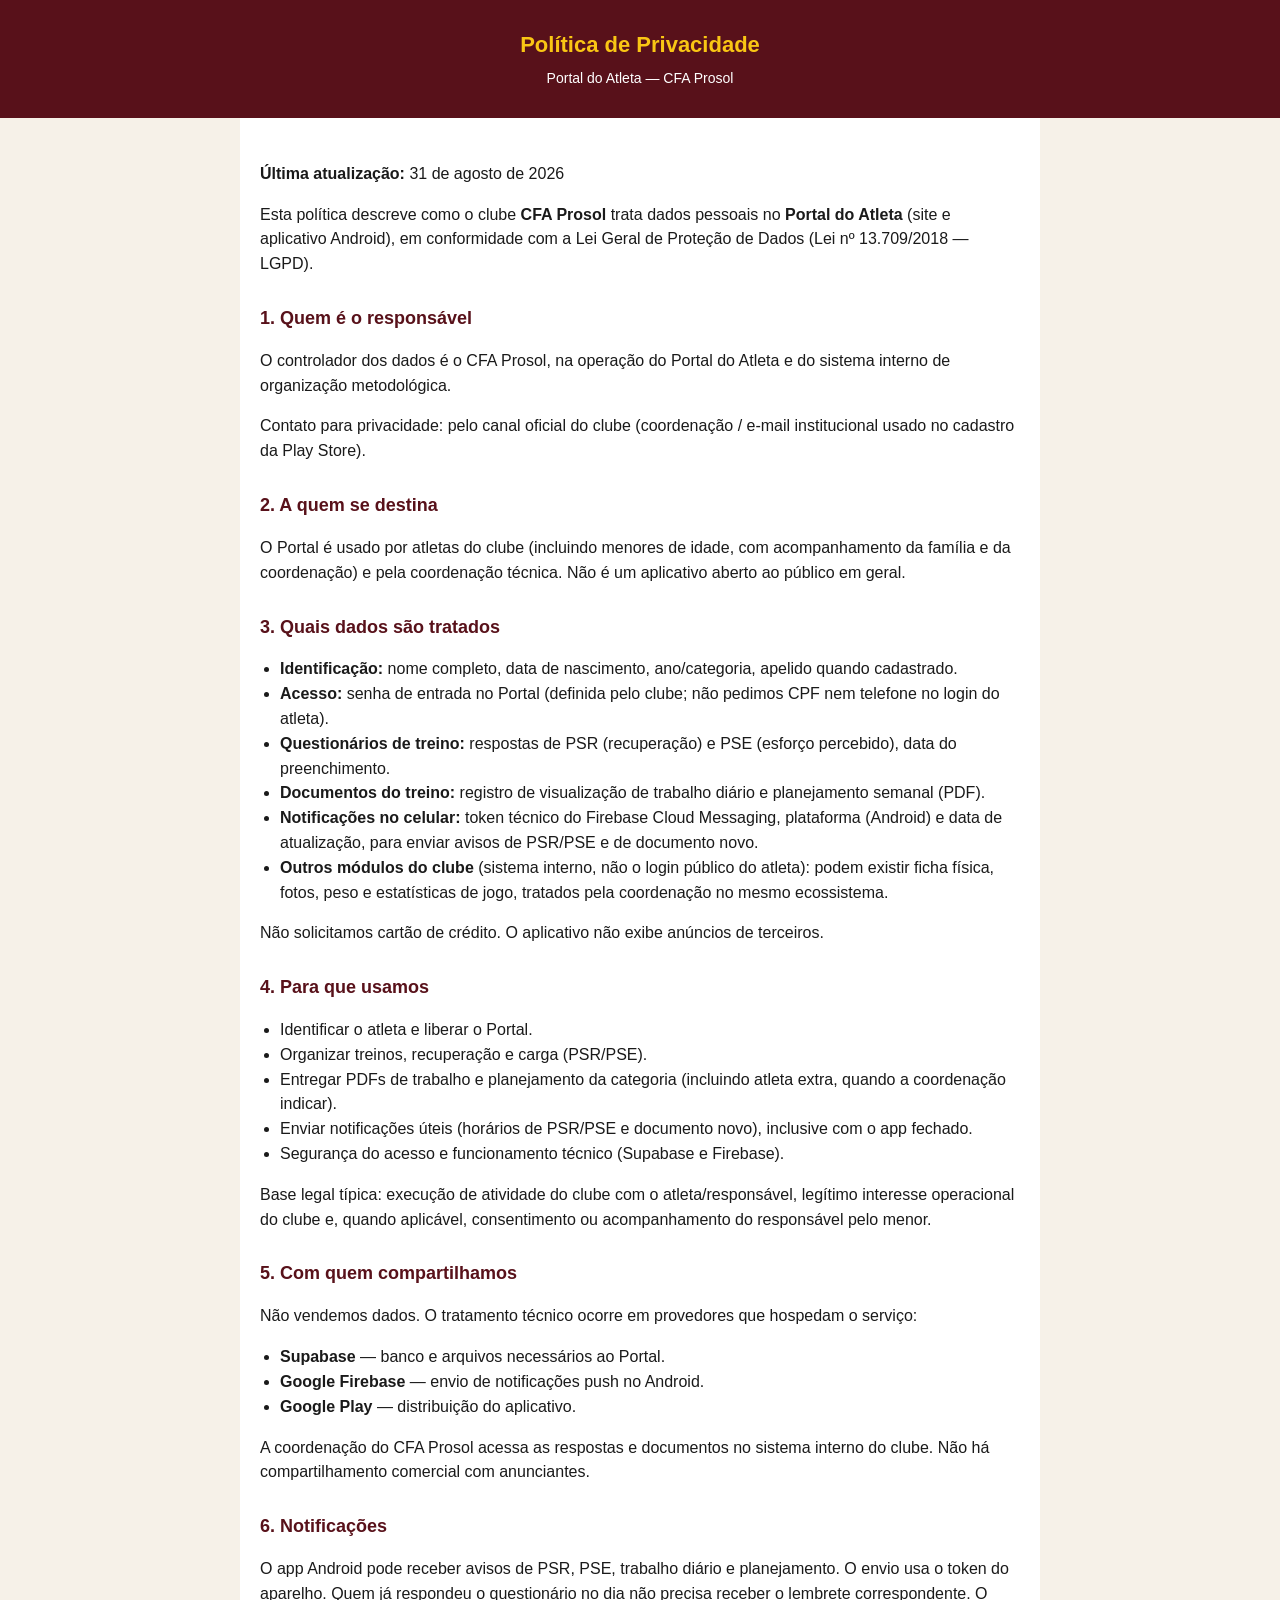
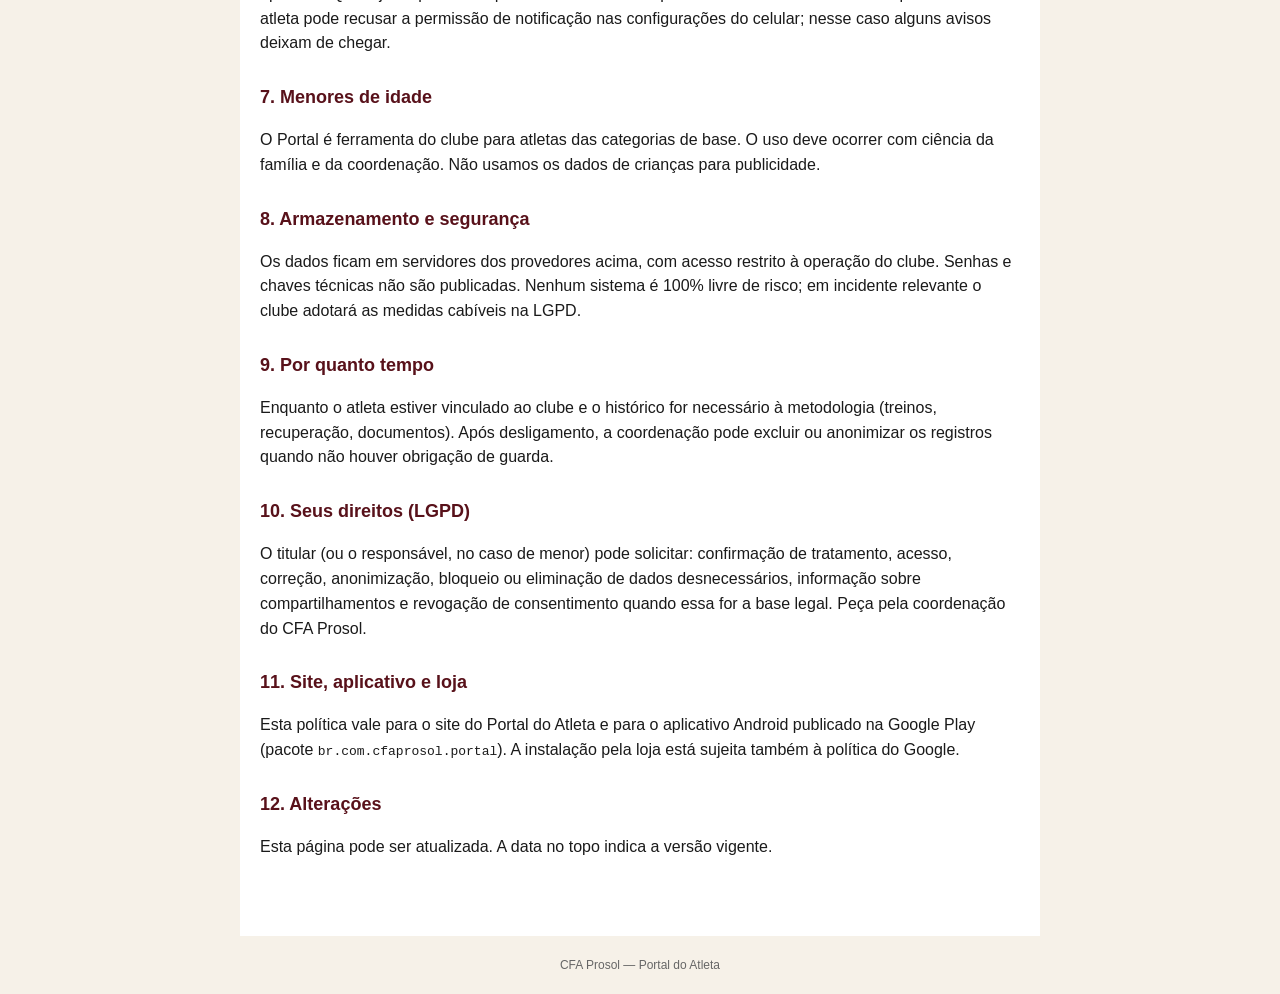
<file: privacidade.html>
<!DOCTYPE html>
<html lang="pt-BR">
<head>
  <meta charset="UTF-8">
  <meta name="viewport" content="width=device-width, initial-scale=1">
  <title>Política de Privacidade — Portal do Atleta CFA Prosol</title>
  <style>
    body { margin: 0; font-family: Arial, Helvetica, sans-serif; background: #f6f1e8; color: #1a1a1a; line-height: 1.55; }
    header { background: #58111a; color: #f9c614; padding: 28px 20px; text-align: center; }
    header h1 { margin: 0 0 6px; font-size: 22px; }
    header p { margin: 0; color: #fff; font-size: 14px; }
    main { max-width: 760px; margin: 0 auto; padding: 28px 20px 60px; background: #fff; }
    h2 { color: #58111a; font-size: 18px; margin-top: 28px; }
    ul { padding-left: 20px; }
    a { color: #58111a; }
    footer { text-align: center; font-size: 12px; color: #666; padding: 20px; }
  </style>
</head>
<body>
  <header>
    <h1>Política de Privacidade</h1>
    <p>Portal do Atleta — CFA Prosol</p>
  </header>
  <main>
    <p><strong>Última atualização:</strong> 31 de agosto de 2026</p>
    <p>Esta política descreve como o clube <strong>CFA Prosol</strong> trata dados pessoais no <strong>Portal do Atleta</strong> (site e aplicativo Android), em conformidade com a Lei Geral de Proteção de Dados (Lei nº 13.709/2018 — LGPD).</p>

    <h2>1. Quem é o responsável</h2>
    <p>O controlador dos dados é o CFA Prosol, na operação do Portal do Atleta e do sistema interno de organização metodológica.</p>
    <p>Contato para privacidade: pelo canal oficial do clube (coordenação / e-mail institucional usado no cadastro da Play Store).</p>

    <h2>2. A quem se destina</h2>
    <p>O Portal é usado por atletas do clube (incluindo menores de idade, com acompanhamento da família e da coordenação) e pela coordenação técnica. Não é um aplicativo aberto ao público em geral.</p>

    <h2>3. Quais dados são tratados</h2>
    <ul>
      <li><strong>Identificação:</strong> nome completo, data de nascimento, ano/categoria, apelido quando cadastrado.</li>
      <li><strong>Acesso:</strong> senha de entrada no Portal (definida pelo clube; não pedimos CPF nem telefone no login do atleta).</li>
      <li><strong>Questionários de treino:</strong> respostas de PSR (recuperação) e PSE (esforço percebido), data do preenchimento.</li>
      <li><strong>Documentos do treino:</strong> registro de visualização de trabalho diário e planejamento semanal (PDF).</li>
      <li><strong>Notificações no celular:</strong> token técnico do Firebase Cloud Messaging, plataforma (Android) e data de atualização, para enviar avisos de PSR/PSE e de documento novo.</li>
      <li><strong>Outros módulos do clube</strong> (sistema interno, não o login público do atleta): podem existir ficha física, fotos, peso e estatísticas de jogo, tratados pela coordenação no mesmo ecossistema.</li>
    </ul>
    <p>Não solicitamos cartão de crédito. O aplicativo não exibe anúncios de terceiros.</p>

    <h2>4. Para que usamos</h2>
    <ul>
      <li>Identificar o atleta e liberar o Portal.</li>
      <li>Organizar treinos, recuperação e carga (PSR/PSE).</li>
      <li>Entregar PDFs de trabalho e planejamento da categoria (incluindo atleta extra, quando a coordenação indicar).</li>
      <li>Enviar notificações úteis (horários de PSR/PSE e documento novo), inclusive com o app fechado.</li>
      <li>Segurança do acesso e funcionamento técnico (Supabase e Firebase).</li>
    </ul>
    <p>Base legal típica: execução de atividade do clube com o atleta/responsável, legítimo interesse operacional do clube e, quando aplicável, consentimento ou acompanhamento do responsável pelo menor.</p>

    <h2>5. Com quem compartilhamos</h2>
    <p>Não vendemos dados. O tratamento técnico ocorre em provedores que hospedam o serviço:</p>
    <ul>
      <li><strong>Supabase</strong> — banco e arquivos necessários ao Portal.</li>
      <li><strong>Google Firebase</strong> — envio de notificações push no Android.</li>
      <li><strong>Google Play</strong> — distribuição do aplicativo.</li>
    </ul>
    <p>A coordenação do CFA Prosol acessa as respostas e documentos no sistema interno do clube. Não há compartilhamento comercial com anunciantes.</p>

    <h2>6. Notificações</h2>
    <p>O app Android pode receber avisos de PSR, PSE, trabalho diário e planejamento. O envio usa o token do aparelho. Quem já respondeu o questionário no dia não precisa receber o lembrete correspondente. O atleta pode recusar a permissão de notificação nas configurações do celular; nesse caso alguns avisos deixam de chegar.</p>

    <h2>7. Menores de idade</h2>
    <p>O Portal é ferramenta do clube para atletas das categorias de base. O uso deve ocorrer com ciência da família e da coordenação. Não usamos os dados de crianças para publicidade.</p>

    <h2>8. Armazenamento e segurança</h2>
    <p>Os dados ficam em servidores dos provedores acima, com acesso restrito à operação do clube. Senhas e chaves técnicas não são publicadas. Nenhum sistema é 100% livre de risco; em incidente relevante o clube adotará as medidas cabíveis na LGPD.</p>

    <h2>9. Por quanto tempo</h2>
    <p>Enquanto o atleta estiver vinculado ao clube e o histórico for necessário à metodologia (treinos, recuperação, documentos). Após desligamento, a coordenação pode excluir ou anonimizar os registros quando não houver obrigação de guarda.</p>

    <h2>10. Seus direitos (LGPD)</h2>
    <p>O titular (ou o responsável, no caso de menor) pode solicitar: confirmação de tratamento, acesso, correção, anonimização, bloqueio ou eliminação de dados desnecessários, informação sobre compartilhamentos e revogação de consentimento quando essa for a base legal. Peça pela coordenação do CFA Prosol.</p>

    <h2>11. Site, aplicativo e loja</h2>
    <p>Esta política vale para o site do Portal do Atleta e para o aplicativo Android publicado na Google Play (pacote <code>br.com.cfaprosol.portal</code>). A instalação pela loja está sujeita também à política do Google.</p>

    <h2>12. Alterações</h2>
    <p>Esta página pode ser atualizada. A data no topo indica a versão vigente.</p>
  </main>
  <footer>CFA Prosol — Portal do Atleta</footer>
</body>
</html>
</file>
